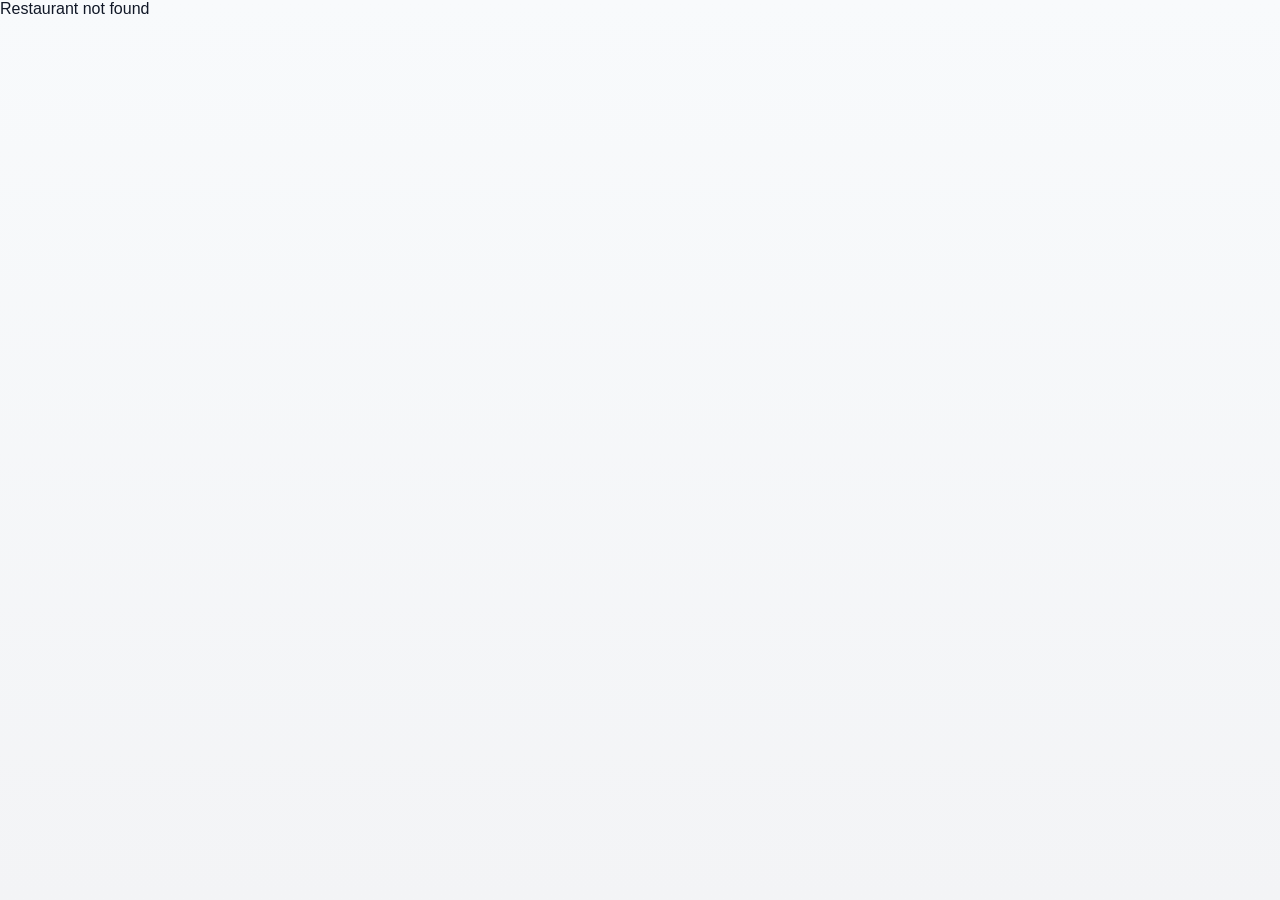
<file: details.html>
<!DOCTYPE html>
<html lang="en">
<head>
  <meta charset="UTF-8" />
  <meta name="viewport" content="width=device-width, initial-scale=1.0" />
  <title>Restaurant Details</title>
  <link rel="stylesheet" href="./styles.css" />
</head>
<body>
  <div class="page">
    <div class="topbar">
      <button id="langToggle" class="lang-toggle">中文</button>
    </div>

    <section class="hero">
      <img id="img" class="hero-image" />
      <div class="hero-content">
        <h1 id="name"></h1>
        <div class="meta-row">
          <span id="area" class="chip"></span>
          <span id="cuisine" class="chip"></span>
          <span id="price" class="chip"></span>
          <span id="score" class="chip"></span>
        </div>
        <p id="desc"></p>
      </div>
    </section>

    <div class="booking-card">
      <button id="bookBtn" class="submit-btn"></button>
      <button id="mapBtn" class="submit-btn" style="margin-top:10px;background:#374151;"></button>
    </div>
  </div>

  <script src="./restaurants.js"></script>
  <script>
    const params = new URLSearchParams(location.search);
    const rid = params.get("rid");
    const lang = params.get("lang") === "zh" ? "zh" : "en";
    const phone = params.get("phone") || "";

    const r = window.RESTAURANTS.find(x => x.id === rid);

    if (!r) {
      document.body.innerHTML = "Restaurant not found";
    }

    const isZh = lang === "zh";

    document.getElementById("name").innerText =
      isZh ? r.name : r.en_name;

    document.getElementById("area").innerText =
      isZh ? r.area : r.area_en;

    document.getElementById("cuisine").innerText =
      isZh ? r.cuisine : r.cuisine_en;

    document.getElementById("price").innerText = r.price;
    document.getElementById("score").innerText = "⭐ " + r.score;
    document.getElementById("desc").innerText =
      isZh ? r.desc : r.desc_en;

    document.getElementById("img").src = r.image_url;

    document.getElementById("bookBtn").innerText =
      isZh ? "立即訂位" : "Book Now";

    document.getElementById("mapBtn").innerText =
      isZh ? "查看地圖" : "View Map";

    document.getElementById("bookBtn").onclick = () => {
      location.href = `./?rid=${r.id}&phone=${phone}&lang=${lang}`;
    };

    document.getElementById("mapBtn").onclick = () => {
      window.open(r.map, "_blank");
    };

    document.getElementById("langToggle").onclick = () => {
      const newLang = lang === "zh" ? "en" : "zh";
      location.search = `?rid=${rid}&phone=${phone}&lang=${newLang}`;
    };
  </script>
</body>
</html>
</file>
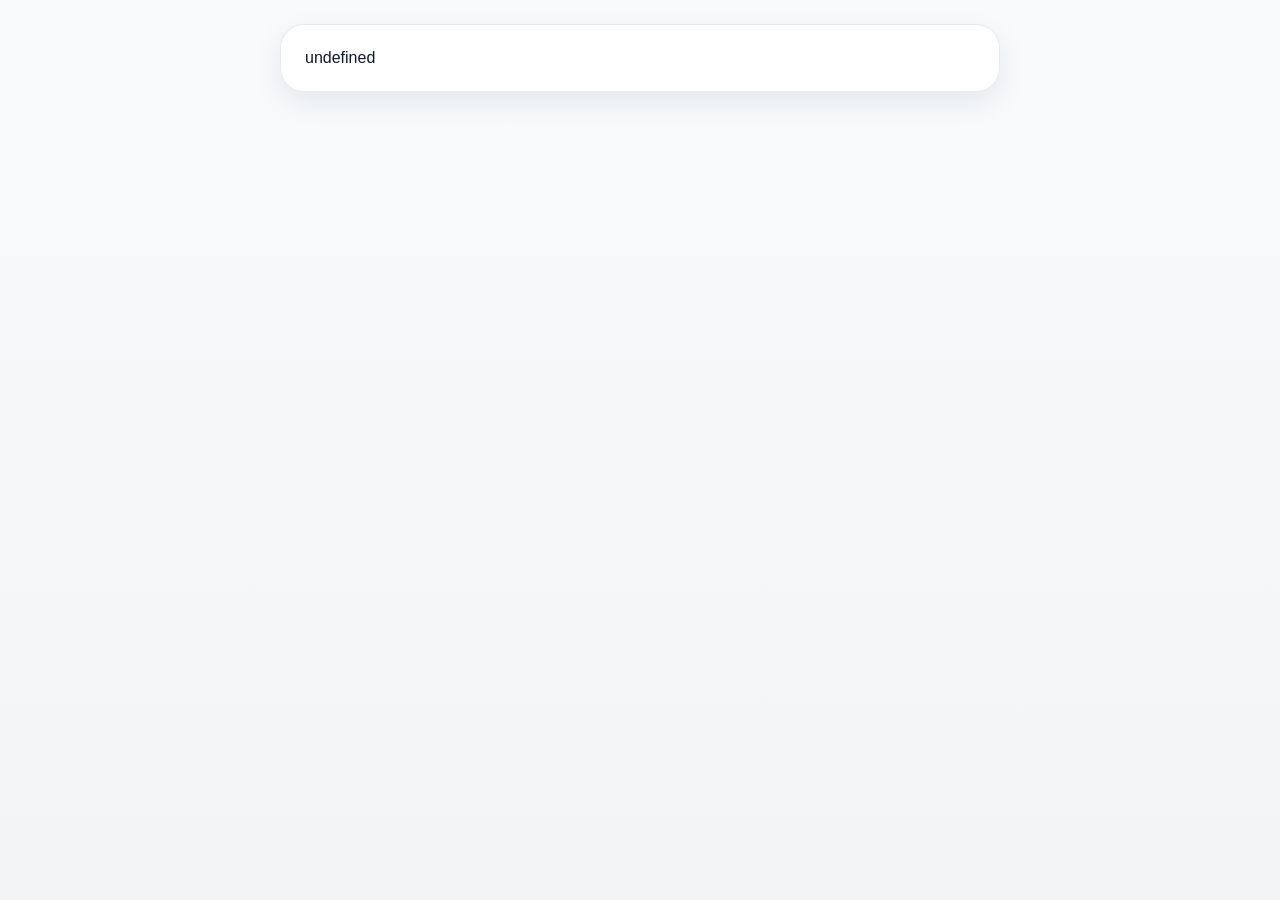
<file: queue.html>
<!DOCTYPE html>
<html lang="en">
<head>
  <meta charset="UTF-8" />
  <meta name="viewport" content="width=device-width, initial-scale=1.0, viewport-fit=cover" />
  <title>Queue</title>
  <link rel="stylesheet" href="./styles.css" />
</head>
<body>
  <div class="page">
    <div class="topbar">
      <button id="langToggle" class="lang-toggle" type="button">中文</button>
    </div>

    <section id="heroSection" class="hero">
      <img id="img" class="hero-image" alt="Restaurant image" />
      <div class="hero-content">
        <div id="eyebrow" class="eyebrow">Queue Ticket</div>
        <h1 id="name" class="restaurant-name">Loading...</h1>
        <div class="meta-row">
          <span id="area" class="chip"></span>
          <span id="cuisine" class="chip"></span>
          <span id="price" class="chip"></span>
        </div>
        <p id="desc" class="restaurant-desc"></p>
      </div>
    </section>

    <section id="queueScreen" class="booking-card">
      <h2 id="queueTitle" class="section-title">Join the queue</h2>
      <p id="queueSubtitle" class="section-subtitle">See the current queue and get a ticket.</p>

      <div class="queue-stats">
        <div class="queue-stat-card">
          <div id="currentTicketLabel" class="queue-stat-label">Current serving</div>
          <div id="currentTicketValue" class="queue-stat-value">A032</div>
        </div>
        <div class="queue-stat-card">
          <div id="waitingGroupsLabel" class="queue-stat-label">Waiting groups</div>
          <div id="waitingGroupsValue" class="queue-stat-value">8</div>
        </div>
        <div class="queue-stat-card">
          <div id="estimatedWaitLabel" class="queue-stat-label">Estimated wait</div>
          <div id="estimatedWaitValue" class="queue-stat-value">20 mins</div>
        </div>
      </div>

      <div class="form-grid">
        <div class="field">
          <label id="queueTypeLabel" for="queueType">Queue type</label>
          <select id="queueType">
            <option value="walkin">Walk-in</option>
            <option value="2p">2 people</option>
            <option value="4p">4 people</option>
            <option value="6p">6+ people</option>
          </select>
        </div>

        <div class="field">
          <label id="customerNameLabel" for="customerName">Your name</label>
          <input id="customerName" type="text" placeholder="Enter your name" />
        </div>
      </div>

      <div class="queue-notes">
        <div id="queueNotesTitle" class="queue-notes-title">Queue notes</div>
        <ul id="queueNotesList" class="queue-notes-list">
          <li>Please arrive when your number is close.</li>
          <li>Queue ticket is for demo only.</li>
          <li>Ticket may expire if you miss your turn.</li>
        </ul>
      </div>

      <div class="submit-wrap">
        <button id="joinQueueBtn" class="submit-btn" type="button">Get Queue Ticket</button>
      </div>
    </section>

    <section id="queueSuccessScreen" class="booking-card hidden">
      <div class="success-icon">🎟️</div>
      <h2 id="successTitle" class="section-title center-text">Queue ticket confirmed</h2>
      <p id="successSubtitle" class="section-subtitle center-text">Your queue ticket has been issued.</p>

      <div class="success-info">
        <div class="success-info-row">
          <span id="ticketNumberLabel">Ticket number</span>
          <strong id="ticketNumberValue">A040</strong>
        </div>
        <div class="success-info-row">
          <span id="aheadLabel">Groups ahead</span>
          <strong id="aheadValue">8</strong>
        </div>
        <div class="success-info-row">
          <span id="queueWaitLabel">Estimated wait</span>
          <strong id="queueWaitValue">20 mins</strong>
        </div>
      </div>

      <div class="success-order-block">
        <div id="queueRestaurantName" class="success-restaurant-name"></div>
        <div id="queueTypeSummary" class="success-order-items"></div>
      </div>

      <div class="cart-actions">
        <button id="doneBtn" class="submit-btn" type="button">Done</button>
      </div>
    </section>
  </div>

   <script src="https://script.google.com/macros/s/AKfycby5H_ZtpuMisSucpYiUngCd-RHS_2YlC1gPwLNYt3z9HB3TtDqqHmqkjnvtZ5ku57Pf/exec"></script>
  <script src="./queue.js"></script>
</body>
</html>
</file>
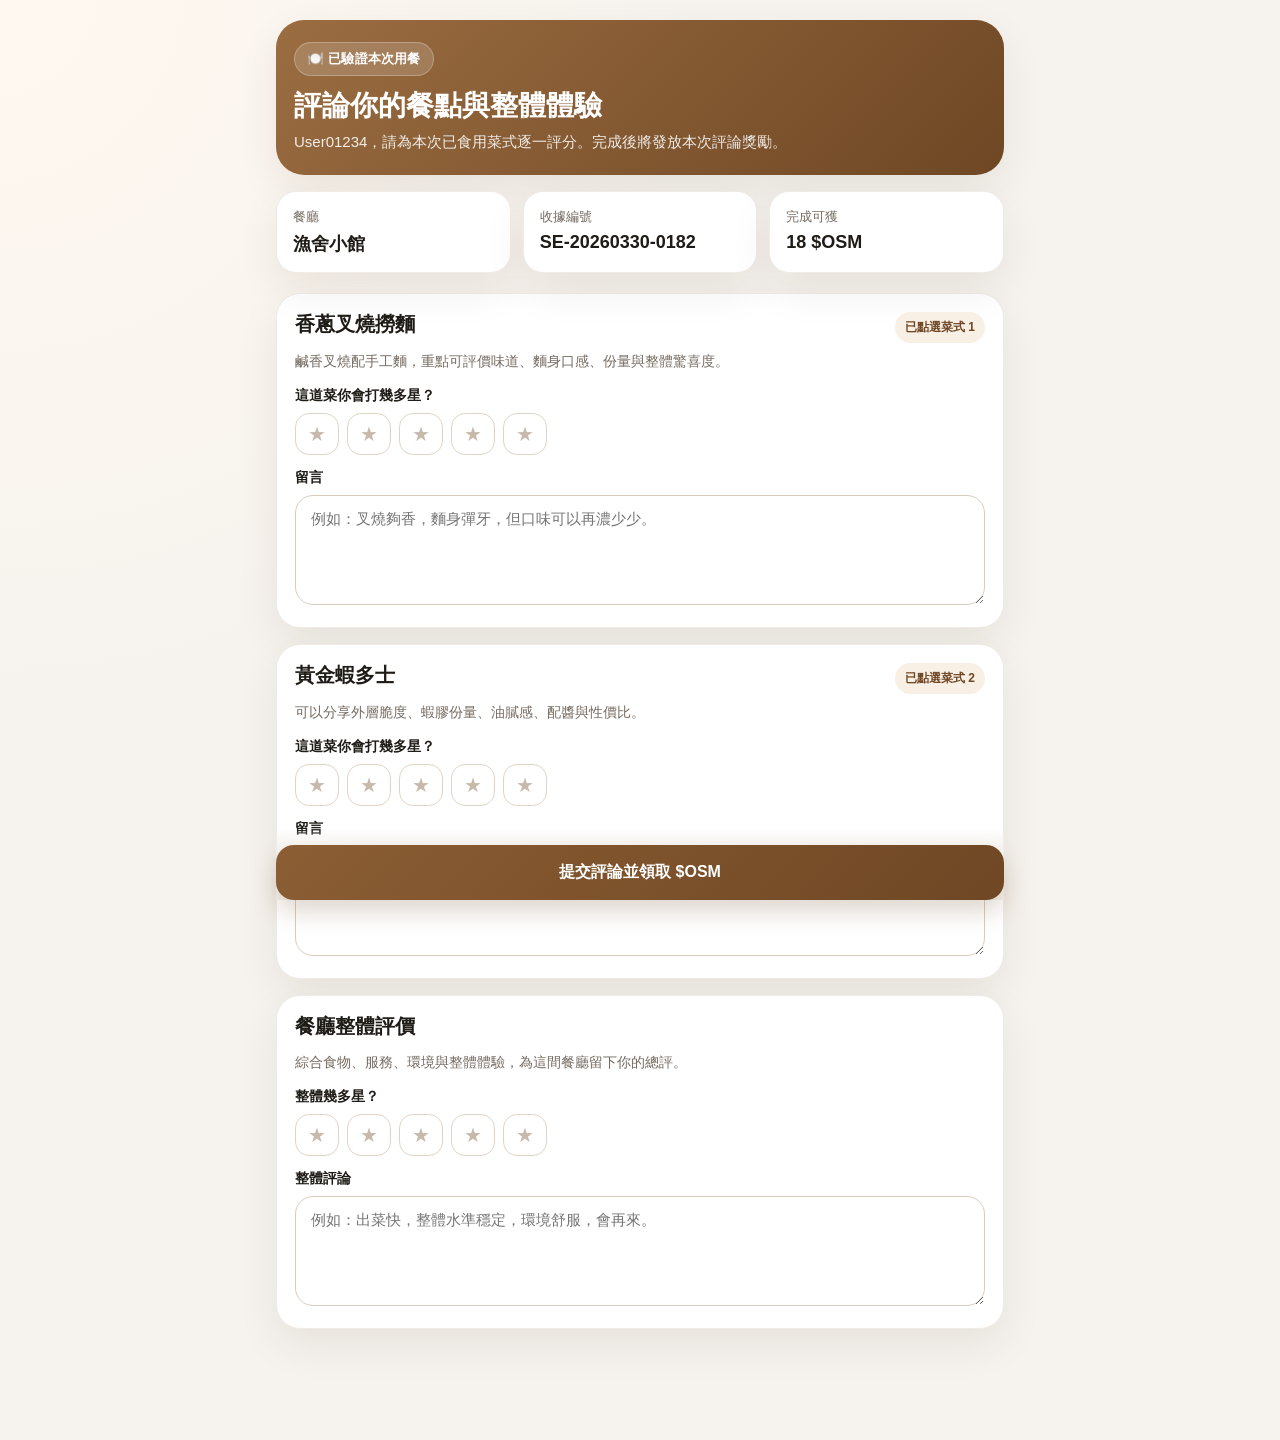
<file: sesameeats-food-review.html>
<!DOCTYPE html>
<html lang="zh-Hant">
<head>
  <meta charset="UTF-8" />
  <meta name="viewport" content="width=device-width, initial-scale=1.0" />
  <title>SesameEats｜食物評論</title>
  <style>
    :root {
      --bg: #f6f3ee;
      --card: #ffffff;
      --text: #1f1b16;
      --muted: #756b61;
      --line: #e8ddd0;
      --brand: #8b5e34;
      --brand-dark: #6f4724;
      --soft: #f8efe5;
      --star: #ffb545;
      --success-bg: #eefaf2;
      --success-border: #cce9d4;
      --shadow: 0 16px 42px rgba(45, 30, 15, 0.08);
    }

    * { box-sizing: border-box; }
    body {
      margin: 0;
      background:
        radial-gradient(circle at top left, #fff8f0 0, #f6f3ee 36%),
        linear-gradient(180deg, #f6f2ec 0%, #f1ebe1 100%);
      color: var(--text);
      font-family: -apple-system, BlinkMacSystemFont, "Segoe UI", Roboto, "Noto Sans TC", "PingFang TC", sans-serif;
    }

    .page {
      max-width: 760px;
      margin: 0 auto;
      padding: 20px 16px 40px;
    }

    .top {
      background: linear-gradient(135deg, #9b6d41 0%, #6e4724 100%);
      color: #fff;
      border-radius: 28px;
      padding: 22px 18px;
      box-shadow: var(--shadow);
      margin-bottom: 16px;
    }

    .top small {
      display: inline-block;
      padding: 7px 12px;
      border-radius: 999px;
      background: rgba(255,255,255,.16);
      border: 1px solid rgba(255,255,255,.25);
      font-weight: 700;
      letter-spacing: .2px;
    }

    h1 {
      margin: 14px 0 8px;
      font-size: 28px;
      line-height: 1.15;
    }

    .top p {
      margin: 0;
      color: rgba(255,255,255,.88);
      line-height: 1.55;
      font-size: 15px;
    }

    .summary {
      display: grid;
      grid-template-columns: repeat(3, 1fr);
      gap: 12px;
      margin: 16px 0 20px;
    }

    .stat {
      background: var(--card);
      border: 1px solid rgba(139,94,52,.12);
      border-radius: 20px;
      padding: 16px;
      box-shadow: var(--shadow);
    }

    .stat .label {
      color: var(--muted);
      font-size: 13px;
      margin-bottom: 6px;
    }

    .stat .value {
      font-size: 18px;
      font-weight: 800;
    }

    .review-card, .final-card, .success {
      background: var(--card);
      border: 1px solid rgba(139,94,52,.12);
      border-radius: 24px;
      box-shadow: var(--shadow);
    }

    .review-card {
      padding: 18px;
      margin-bottom: 16px;
    }

    .dish-head {
      display: flex;
      align-items: flex-start;
      justify-content: space-between;
      gap: 14px;
      margin-bottom: 8px;
    }

    .dish-head h2, .final-card h2 {
      margin: 0;
      font-size: 20px;
      line-height: 1.2;
    }

    .tag {
      font-size: 12px;
      font-weight: 800;
      color: var(--brand-dark);
      background: var(--soft);
      border-radius: 999px;
      padding: 7px 10px;
      white-space: nowrap;
    }

    .desc {
      color: var(--muted);
      font-size: 14px;
      line-height: 1.55;
      margin-bottom: 14px;
    }

    .section-label {
      font-size: 14px;
      font-weight: 800;
      margin-bottom: 8px;
    }

    .stars {
      display: flex;
      gap: 8px;
      flex-wrap: wrap;
      margin-bottom: 14px;
    }

    .star {
      border: 1px solid #e2d4c5;
      background: #fff;
      border-radius: 14px;
      padding: 10px 12px;
      cursor: pointer;
      font-size: 20px;
      line-height: 1;
      transition: transform .15s, border-color .15s, background .15s;
    }

    .star:hover { transform: translateY(-1px); }
    .star.active {
      background: #fff8ec;
      border-color: #ffc86f;
      box-shadow: inset 0 0 0 1px rgba(255,181,69,.12);
    }

    textarea {
      width: 100%;
      min-height: 110px;
      resize: vertical;
      border: 1px solid #d9ccbd;
      border-radius: 18px;
      padding: 14px 15px;
      font-size: 15px;
      outline: none;
      font-family: inherit;
    }

    textarea:focus {
      border-color: var(--brand);
      box-shadow: 0 0 0 4px rgba(139,94,52,.10);
    }

    .final-card {
      padding: 18px;
      margin-top: 8px;
    }

    .success {
      display: none;
      margin-top: 18px;
      padding: 18px;
      background: var(--success-bg);
      border-color: var(--success-border);
    }

    .success h3 {
      margin: 0 0 8px;
      font-size: 20px;
    }

    .success p {
      margin: 0;
      line-height: 1.6;
      color: #27543a;
    }

    .actions {
      position: sticky;
      bottom: 0;
      padding-top: 16px;
      background: linear-gradient(180deg, rgba(246,243,238,0) 0%, rgba(246,243,238,0.86) 28%, rgba(246,243,238,1) 100%);
    }

    .submit {
      width: 100%;
      border: 0;
      padding: 17px 18px;
      border-radius: 18px;
      background: linear-gradient(135deg, var(--brand) 0%, var(--brand-dark) 100%);
      color: white;
      font-size: 16px;
      font-weight: 800;
      cursor: pointer;
      box-shadow: 0 12px 24px rgba(111,71,36,.22);
    }

    .mini {
      color: var(--muted);
      text-align: center;
      font-size: 12px;
      margin-top: 10px;
    }

    @media (max-width: 640px) {
      h1 { font-size: 24px; }
      .summary { grid-template-columns: 1fr; }
    }
  </style>
</head>
<body>
  <div class="page">
    <section class="top">
      <small>🍽️ 已驗證本次用餐</small>
      <h1>評論你的餐點與整體體驗</h1>
      <p>User01234，請為本次已食用菜式逐一評分。完成後將發放本次評論獎勵。</p>
    </section>

    <section class="summary">
      <div class="stat">
        <div class="label">餐廳</div>
        <div class="value">漁舍小館</div>
      </div>
      <div class="stat">
        <div class="label">收據編號</div>
        <div class="value" id="receiptId">SE-20260330-0182</div>
      </div>
      <div class="stat">
        <div class="label">完成可獲</div>
        <div class="value">18 $OSM</div>
      </div>
    </section>

    <form id="reviewForm">
      <section class="review-card" data-dish="dish1">
        <div class="dish-head">
          <div>
            <h2>香蔥叉燒撈麵</h2>
          </div>
          <div class="tag">已點選菜式 1</div>
        </div>
        <div class="desc">鹹香叉燒配手工麵，重點可評價味道、麵身口感、份量與整體驚喜度。</div>
        <div class="section-label">這道菜你會打幾多星？</div>
        <div class="stars" data-target="dish1_rating"></div>
        <input type="hidden" name="dish1_rating" id="dish1_rating" required />
        <div class="section-label">留言</div>
        <textarea name="dish1_comment" placeholder="例如：叉燒夠香，麵身彈牙，但口味可以再濃少少。"></textarea>
      </section>

      <section class="review-card" data-dish="dish2">
        <div class="dish-head">
          <div>
            <h2>黃金蝦多士</h2>
          </div>
          <div class="tag">已點選菜式 2</div>
        </div>
        <div class="desc">可以分享外層脆度、蝦膠份量、油膩感、配醬與性價比。</div>
        <div class="section-label">這道菜你會打幾多星？</div>
        <div class="stars" data-target="dish2_rating"></div>
        <input type="hidden" name="dish2_rating" id="dish2_rating" required />
        <div class="section-label">留言</div>
        <textarea name="dish2_comment" placeholder="例如：口感幾脆，蝦味夠，但如果熱少少上枱會更好。"></textarea>
      </section>

      <section class="final-card">
        <h2>餐廳整體評價</h2>
        <p class="desc">綜合食物、服務、環境與整體體驗，為這間餐廳留下你的總評。</p>
        <div class="section-label">整體幾多星？</div>
        <div class="stars" data-target="restaurant_rating"></div>
        <input type="hidden" name="restaurant_rating" id="restaurant_rating" required />
        <div class="section-label">整體評論</div>
        <textarea name="restaurant_comment" placeholder="例如：出菜快，整體水準穩定，環境舒服，會再來。"></textarea>
      </section>

      <div class="success" id="successBox">
        <h3>✅ 評論已提交</h3>
        <p id="successText">你今次已完成評論，並獲得獎勵 18 $OSM。</p>
      </div>

      <div class="actions">
        <button class="submit" type="submit">提交評論並領取 $OSM</button>
        
      </div>
    </form>
  </div>

  <script>
    function createStars(container) {
      const targetId = container.getAttribute('data-target');
      const targetInput = document.getElementById(targetId);

      for (let i = 1; i <= 5; i++) {
        const btn = document.createElement('button');
        btn.type = 'button';
        btn.className = 'star';
        btn.dataset.value = i;
        btn.setAttribute('aria-label', `${i} 星`);
        btn.textContent = '★';

        btn.addEventListener('click', () => {
          targetInput.value = i;
          [...container.children].forEach((el, idx) => {
            el.classList.toggle('active', idx < i);
            el.style.color = idx < i ? 'var(--star)' : '#c7baab';
          });
        });

        btn.style.color = '#c7baab';
        container.appendChild(btn);
      }
    }

    document.querySelectorAll('.stars').forEach(createStars);

    const params = new URLSearchParams(window.location.search);
    const storedName = localStorage.getItem('sesame_user_name') || 'Foodie';
    const name = params.get('name') || storedName;
    const receipt = params.get('receipt') || 'SE-20260330-0182';
    const phone = params.get('phone') || localStorage.getItem('sesame_user_phone') || '';

    document.getElementById('welcomeName').textContent = name;
    document.getElementById('receiptId').textContent = receipt;

    document.getElementById('reviewForm').addEventListener('submit', function (e) {
      e.preventDefault();

      const required = ['dish1_rating', 'dish2_rating', 'restaurant_rating'];
      const missing = required.some(id => !document.getElementById(id).value);
      if (missing) {
        alert('請先為兩道菜及餐廳整體評分。');
        return;
      }

      const successBox = document.getElementById('successBox');
      const successText = document.getElementById('successText');
      successText.textContent = `${name}（${phone || '未填電話'}）已完成本次評論。獎勵：18 $OSM，收據編號：${receipt}。`;
      successBox.style.display = 'block';
      successBox.scrollIntoView({ behavior: 'smooth', block: 'center' });
    });
  </script>
</body>
</html>
</file>
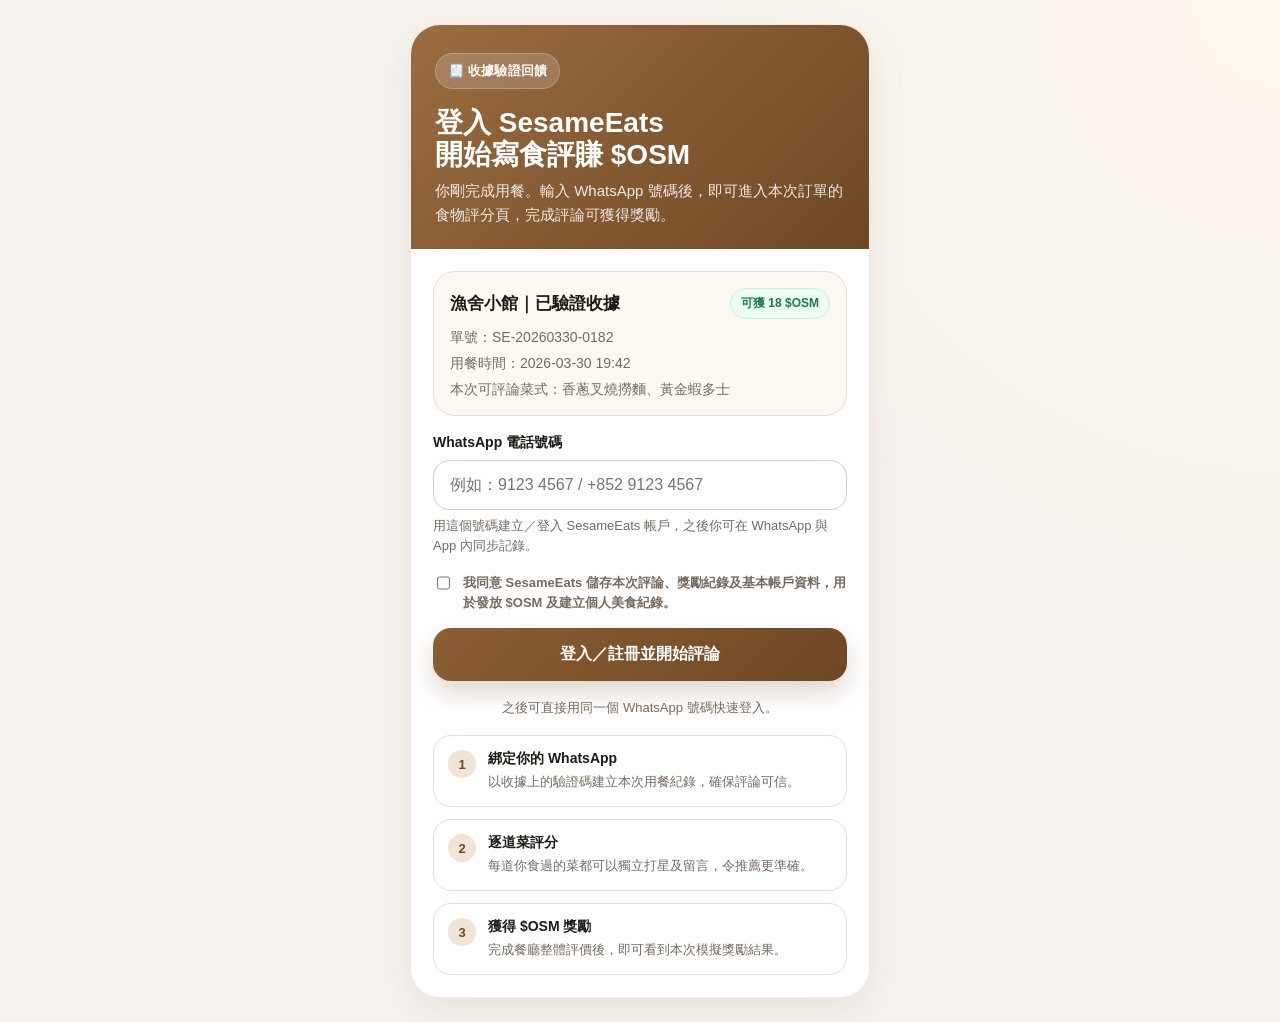
<file: sesameeats-receipt-signup.html>
<!DOCTYPE html>
<html lang="zh-Hant">
<head>
  <meta charset="UTF-8" />
  <meta name="viewport" content="width=device-width, initial-scale=1.0" />
  <title>SesameEats｜收據驗證登入</title>
  <style>
    :root {
      --bg: #f6f3ee;
      --card: #ffffff;
      --text: #1f1b16;
      --muted: #756b61;
      --line: #e7ddd1;
      --brand: #8b5e34;
      --brand-dark: #6f4724;
      --soft: #f1e5d8;
      --success: #1d7a46;
      --shadow: 0 14px 40px rgba(45, 30, 15, 0.08);
      --radius: 22px;
    }

    * { box-sizing: border-box; }

    body {
      margin: 0;
      font-family: -apple-system, BlinkMacSystemFont, "Segoe UI", Roboto, "Noto Sans TC", "PingFang TC", sans-serif;
      background:
        radial-gradient(circle at top right, #fff8ef 0, #f6f3ee 38%),
        linear-gradient(180deg, #f8f5ef 0%, #f2ece3 100%);
      color: var(--text);
    }

    .wrap {
      min-height: 100vh;
      display: grid;
      place-items: center;
      padding: 24px;
    }

    .phone {
      width: 100%;
      max-width: 460px;
    }

    .card {
      background: var(--card);
      border: 1px solid rgba(139,94,52,.12);
      border-radius: 30px;
      box-shadow: var(--shadow);
      overflow: hidden;
    }

    .hero {
      padding: 28px 24px 22px;
      background: linear-gradient(135deg, #9b6d41 0%, #6e4724 100%);
      color: white;
    }

    .badge {
      display: inline-flex;
      align-items: center;
      gap: 8px;
      background: rgba(255,255,255,.16);
      border: 1px solid rgba(255,255,255,.22);
      color: rgba(255,255,255,.95);
      border-radius: 999px;
      padding: 8px 12px;
      font-size: 13px;
      font-weight: 600;
      letter-spacing: .2px;
    }

    h1 {
      margin: 18px 0 8px;
      font-size: 28px;
      line-height: 1.15;
    }

    .hero p {
      margin: 0;
      font-size: 15px;
      line-height: 1.6;
      color: rgba(255,255,255,.88);
    }

    .body {
      padding: 22px;
    }

    .info-box {
      display: grid;
      gap: 10px;
      background: #fcf8f2;
      border: 1px solid var(--line);
      border-radius: var(--radius);
      padding: 16px;
      margin-bottom: 18px;
    }

    .info-top {
      display: flex;
      align-items: center;
      justify-content: space-between;
      gap: 12px;
      flex-wrap: wrap;
    }

    .info-title {
      font-size: 17px;
      font-weight: 700;
    }

    .pill {
      font-size: 12px;
      font-weight: 700;
      color: var(--success);
      background: #ebfff3;
      border: 1px solid #ccefd9;
      padding: 6px 10px;
      border-radius: 999px;
    }

    .meta {
      display: grid;
      gap: 8px;
      color: var(--muted);
      font-size: 14px;
    }

    form {
      display: grid;
      gap: 16px;
    }

    .field {
      display: grid;
      gap: 8px;
    }

    label {
      font-size: 14px;
      font-weight: 700;
    }

    input {
      width: 100%;
      border: 1px solid #d9ccbd;
      background: #fff;
      border-radius: 16px;
      padding: 15px 16px;
      font-size: 16px;
      outline: none;
      transition: border-color .2s, box-shadow .2s;
    }

    input:focus {
      border-color: var(--brand);
      box-shadow: 0 0 0 4px rgba(139,94,52,.10);
    }

    .helper {
      font-size: 13px;
      color: var(--muted);
      line-height: 1.5;
      margin-top: -2px;
    }

    .checkbox {
      display: flex;
      align-items: flex-start;
      gap: 10px;
      font-size: 13px;
      color: var(--muted);
      line-height: 1.5;
      margin-top: 2px;
    }

    .checkbox input {
      width: 18px;
      height: 18px;
      margin-top: 1px;
      accent-color: var(--brand);
    }

    .cta {
      border: 0;
      width: 100%;
      padding: 16px 18px;
      border-radius: 18px;
      background: linear-gradient(135deg, var(--brand) 0%, var(--brand-dark) 100%);
      color: white;
      font-size: 16px;
      font-weight: 800;
      cursor: pointer;
      box-shadow: 0 12px 24px rgba(111,71,36,.22);
    }

    .alt {
      text-align: center;
      font-size: 13px;
      color: var(--muted);
      margin-top: 2px;
    }

    .steps {
      display: grid;
      gap: 12px;
      margin-top: 18px;
    }

    .step {
      display: flex;
      gap: 12px;
      align-items: flex-start;
      background: #fff;
      border: 1px solid var(--line);
      border-radius: 18px;
      padding: 14px;
    }

    .step-no {
      flex: 0 0 28px;
      width: 28px;
      height: 28px;
      display: grid;
      place-items: center;
      border-radius: 50%;
      background: var(--soft);
      color: var(--brand-dark);
      font-weight: 800;
      font-size: 13px;
    }

    .step b {
      display: block;
      margin-bottom: 4px;
      font-size: 14px;
    }

    .step span {
      color: var(--muted);
      font-size: 13px;
      line-height: 1.45;
    }

    @media (max-width: 520px) {
      .wrap { padding: 14px; }
      .hero { padding: 24px 18px 20px; }
      .body { padding: 18px; }
      h1 { font-size: 24px; }
    }
  </style>
</head>
<body>
  <div class="wrap">
    <div class="phone">
      <div class="card">
        <section class="hero">
          <div class="badge">🧾 收據驗證回饋</div>
          <h1>登入 SesameEats<br>開始寫食評賺 $OSM</h1>
          <p>你剛完成用餐。輸入 WhatsApp 號碼後，即可進入本次訂單的食物評分頁，完成評論可獲得獎勵。</p>
        </section>

        <section class="body">
          <div class="info-box">
            <div class="info-top">
              <div class="info-title">漁舍小館｜已驗證收據</div>
              <div class="pill">可獲 18 $OSM</div>
            </div>
            <div class="meta">
              <div>單號：SE-20260330-0182</div>
              <div>用餐時間：2026-03-30 19:42</div>
              <div>本次可評論菜式：香蔥叉燒撈麵、黃金蝦多士</div>
            </div>
          </div>

          <form id="signupForm">
            <div class="field">
              <label for="phone">WhatsApp 電話號碼</label>
              <input id="phone" name="phone" type="tel" placeholder="例如：9123 4567 / +852 9123 4567" required />
              <div class="helper">用這個號碼建立／登入 SesameEats 帳戶，之後你可在 WhatsApp 與 App 內同步記錄。</div>
            </div>

            <label class="checkbox">
              <input type="checkbox" id="agree" required />
              <span>我同意 SesameEats 儲存本次評論、獎勵紀錄及基本帳戶資料，用於發放 $OSM 及建立個人美食紀錄。</span>
            </label>

            <button class="cta" type="submit">登入／註冊並開始評論</button>
            <div class="alt">之後可直接用同一個 WhatsApp 號碼快速登入。</div>
          </form>

          <div class="steps">
            <div class="step">
              <div class="step-no">1</div>
              <div><b>綁定你的 WhatsApp</b><span>以收據上的驗證碼建立本次用餐紀錄，確保評論可信。</span></div>
            </div>
            <div class="step">
              <div class="step-no">2</div>
              <div><b>逐道菜評分</b><span>每道你食過的菜都可以獨立打星及留言，令推薦更準確。</span></div>
            </div>
            <div class="step">
              <div class="step-no">3</div>
              <div><b>獲得 $OSM 獎勵</b><span>完成餐廳整體評價後，即可看到本次模擬獎勵結果。</span></div>
            </div>
          </div>
        </section>
      </div>
    </div>
  </div>

  <script>
    const form = document.getElementById('signupForm');

    form.addEventListener('submit', function (e) {
      e.preventDefault();

      const phone = document.getElementById('phone').value.trim();
      const agree = document.getElementById('agree').checked;

      if (!phone || !agree) {
        alert('請先完成所有欄位。');
        return;
      }

      localStorage.setItem('sesame_user_phone', phone);

      const params = new URLSearchParams({
        phone,
        receipt: 'SE-20260330-0182'
      });

      window.location.href = `./sesameeats-food-review.html?${params.toString()}`;
    });

    const savedPhone = localStorage.getItem('sesame_user_phone');
    if (savedPhone) document.getElementById('phone').value = savedPhone;
  </script>
</body>
</html>
</file>
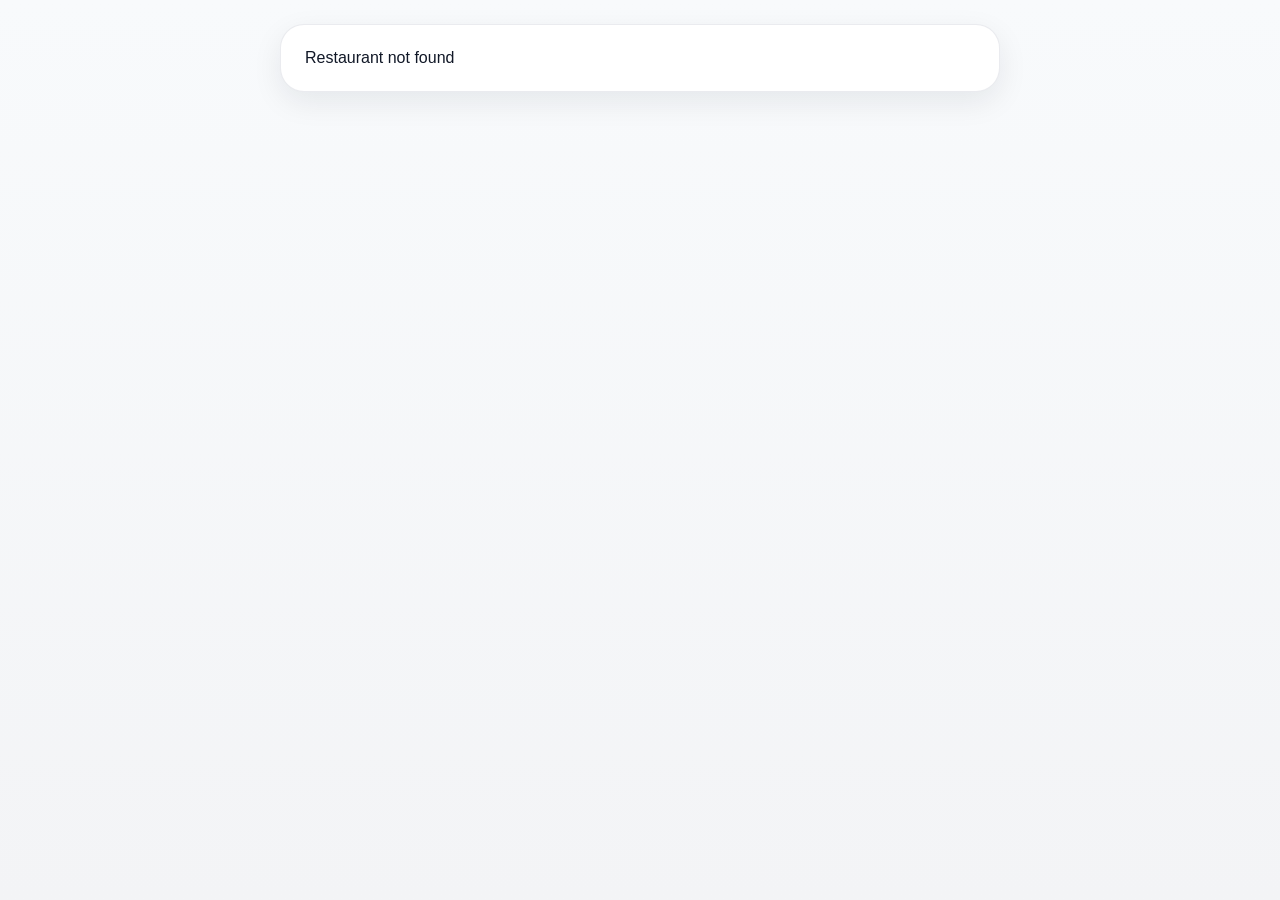
<file: takeaway.html>
<!DOCTYPE html>
<html lang="en">
<head>
  <meta charset="UTF-8" />
  <meta name="viewport" content="width=device-width, initial-scale=1.0, viewport-fit=cover" />
  <title>Takeaway</title>
  <link rel="stylesheet" href="./styles.css" />
</head>
<body>
  <div class="page">
    <div class="topbar">
      <button id="langToggle" class="lang-toggle" type="button">中文</button>
    </div>

    <!-- Restaurant Header -->
    <section id="heroSection" class="hero">
      <img id="img" class="hero-image" alt="Restaurant image" />
      <div class="hero-content">
        <div id="eyebrow" class="eyebrow">Takeaway Order</div>
        <h1 id="name" class="restaurant-name">Loading...</h1>
        <div class="meta-row">
          <span id="area" class="chip"></span>
          <span id="cuisine" class="chip"></span>
          <span id="price" class="chip"></span>
        </div>
        <p id="desc" class="restaurant-desc"></p>
      </div>
    </section>

    <!-- Screen 1: Menu -->
    <section id="menuScreen" class="booking-card">
      <h2 id="menuTitle" class="section-title">Menu</h2>
      <p id="menuSubtitle" class="section-subtitle">Choose your items for takeaway.</p>
      <div id="menuList" class="menu-list"></div>

      <div class="sticky-action">
        <div class="sticky-summary">
          <div id="stickyCount">0 items</div>
          <div id="stickyTotal">$0</div>
        </div>
        <button id="reviewCartBtn" class="submit-btn" type="button">Review Order</button>
      </div>
    </section>

    <!-- Screen 2: Cart Confirmation -->
    <section id="cartScreen" class="booking-card hidden">
      <h2 id="cartTitle" class="section-title">Order Summary</h2>
      <p id="cartSubtitle" class="section-subtitle">Review your takeaway order before payment.</p>

      <div id="cartList" class="cart-list"></div>

      <div class="summary-card">
        <div class="summary-row">
          <span id="subtotalLabel">Subtotal</span>
          <span id="subtotalValue">$0</span>
        </div>
        <div class="summary-row">
          <span id="serviceFeeLabel">Packaging fee</span>
          <span id="serviceFeeValue">$5</span>
        </div>
        <div class="summary-row total-row">
          <span id="totalLabel">Total</span>
          <span id="totalValue">$0</span>
        </div>
      </div>

      <div class="cart-actions">
        <button id="backToMenuBtn" class="secondary-btn" type="button">Back</button>
        <button id="payBtn" class="submit-btn" type="button">Pay with Apple Pay</button>
      </div>
    </section>

    <!-- Screen 3: Apple Pay Loading -->
    <section id="payingScreen" class="booking-card hidden center-screen">
      <div class="applepay-logo"> Pay</div>
      <div id="payingTitle" class="paying-title">Processing payment...</div>
      <div id="payingAmount" class="paying-amount">$0</div>
      <div class="loader large-loader"></div>
    </section>

    <!-- Screen 4: Payment Complete -->
    <section id="successScreen" class="booking-card hidden">
      <div class="success-icon">✅</div>
      <h2 id="successTitle" class="section-title center-text">Payment Complete</h2>
      <p id="successSubtitle" class="section-subtitle center-text">Your takeaway order is confirmed.</p>

      <div class="success-info">
        <div class="success-info-row">
          <span id="pickupTimeLabel">Pickup time</span>
          <strong id="pickupTimeValue">15 mins</strong>
        </div>
        <div class="success-info-row">
          <span id="pickupNumberLabel">Pickup number</span>
          <strong id="pickupNumberValue">A128</strong>
        </div>
        <div class="success-info-row">
          <span id="successTotalLabel">Paid</span>
          <strong id="successTotalValue">$0</strong>
        </div>
      </div>

      <div class="success-order-block">
        <div id="successRestaurantName" class="success-restaurant-name"></div>
        <div id="successOrderItems" class="success-order-items"></div>
      </div>

      <div class="cart-actions">
        <button id="doneBtn" class="submit-btn" type="button">Done</button>
      </div>
    </section>
  </div>

    <script src="https://script.google.com/macros/s/AKfycby5H_ZtpuMisSucpYiUngCd-RHS_2YlC1gPwLNYt3z9HB3TtDqqHmqkjnvtZ5ku57Pf/exec"></script>
  <script src="./menus.js"></script>
  <script src="./takeaway.js"></script>
</body>
</html>
</file>
<file: styles.css>
:root {
  --bg: #f5f7fb;
  --card: #ffffff;
  --text: #111827;
  --muted: #6b7280;
  --border: #e5e7eb;
  --primary: #111827;
  --primary-hover: #000000;
  --success-bg: #ecfdf5;
  --success-text: #065f46;
  --error-bg: #fef2f2;
  --error-text: #991b1b;
  --shadow: 0 10px 30px rgba(17, 24, 39, 0.08);
  --radius-xl: 24px;
  --radius-lg: 18px;
  --radius-md: 14px;
}

* {
  box-sizing: border-box;
}

html, body {
  margin: 0;
  padding: 0;
  font-family: Inter, Arial, sans-serif;
  background: linear-gradient(180deg, #f8fafc 0%, #f3f4f6 100%);
  color: var(--text);
}

body {
  min-height: 100vh;
  padding-bottom: env(safe-area-inset-bottom);
}

.page {
  max-width: 760px;
  margin: 0 auto;
  padding: 16px 16px 40px;
}

.topbar {
  display: flex;
  justify-content: flex-end;
  margin-bottom: 12px;
}

.lang-toggle {
  border: 1px solid var(--border);
  background: rgba(255, 255, 255, 0.95);
  color: var(--text);
  border-radius: 999px;
  padding: 10px 14px;
  font-size: 14px;
  font-weight: 700;
  cursor: pointer;
  box-shadow: var(--shadow);
}

.hero {
  background: var(--card);
  border: 1px solid rgba(229, 231, 235, 0.8);
  border-radius: var(--radius-xl);
  overflow: hidden;
  box-shadow: var(--shadow);
  margin-bottom: 18px;
}

.hero-image {
  width: 100%;
  height: 230px;
  object-fit: cover;
  display: block;
  background: #d1d5db;
}

.hero-content {
  padding: 18px;
}

.eyebrow {
  display: inline-flex;
  align-items: center;
  gap: 6px;
  font-size: 12px;
  font-weight: 700;
  letter-spacing: 0.04em;
  text-transform: uppercase;
  color: var(--muted);
  margin-bottom: 10px;
}

.restaurant-name {
  margin: 0 0 10px;
  font-size: 30px;
  line-height: 1.1;
  letter-spacing: -0.03em;
}

.meta-row {
  display: flex;
  flex-wrap: wrap;
  gap: 8px;
  margin-bottom: 14px;
}

.chip {
  display: inline-flex;
  align-items: center;
  padding: 8px 11px;
  border-radius: 999px;
  background: #f3f4f6;
  color: #374151;
  font-size: 13px;
  font-weight: 600;
}

.restaurant-desc {
  margin: 0;
  color: var(--muted);
  line-height: 1.6;
  font-size: 15px;
}

.booking-card {
  background: var(--card);
  border: 1px solid rgba(229, 231, 235, 0.8);
  border-radius: var(--radius-xl);
  padding: 20px;
  box-shadow: var(--shadow);
}

.section-title {
  margin: 0 0 6px;
  font-size: 24px;
  letter-spacing: -0.02em;
}

.section-subtitle {
  margin: 0 0 18px;
  color: var(--muted);
  font-size: 14px;
  line-height: 1.5;
}

.form-grid {
  display: grid;
  grid-template-columns: 1fr;
  gap: 14px;
  min-width: 0;
}

.field {
  min-width: 0;
}

label {
  display: block;
  margin-bottom: 8px;
  font-size: 14px;
  font-weight: 700;
  color: #374151;
}

input,
select,
textarea {
  display: block;
  width: 100%;
  max-width: 100%;
  min-width: 0;
  border: 1px solid var(--border);
  border-radius: var(--radius-md);
  background: #fff;
  padding: 14px 14px;
  font-size: 16px;
  color: var(--text);
  outline: none;
  transition: border-color 0.2s ease, box-shadow 0.2s ease;
}

input[type="date"],
input[type="time"],
select {
  -webkit-appearance: none;
  appearance: none;
  min-height: 48px;
}

textarea {
  min-height: 110px;
  resize: vertical;
}

input:focus,
select:focus,
textarea:focus {
  border-color: #9ca3af;
  box-shadow: 0 0 0 4px rgba(17, 24, 39, 0.06);
}

.submit-wrap {
  margin-top: 18px;
  position: sticky;
  bottom: max(12px, env(safe-area-inset-bottom));
}

.submit-btn {
  width: 100%;
  border: none;
  border-radius: 16px;
  background: var(--primary);
  color: #fff;
  padding: 15px 18px;
  font-size: 16px;
  font-weight: 700;
  cursor: pointer;
  box-shadow: 0 10px 22px rgba(17, 24, 39, 0.16);
  transition: transform 0.15s ease, background 0.2s ease, opacity 0.2s ease;
}

.submit-btn:hover {
  background: var(--primary-hover);
}

.submit-btn:active {
  transform: translateY(1px);
}

.submit-btn:disabled {
  opacity: 0.7;
  cursor: not-allowed;
}

.result {
  display: none;
  margin-top: 16px;
  padding: 14px 16px;
  border-radius: 16px;
  font-size: 15px;
  line-height: 1.5;
}

.result.success {
  display: block;
  background: var(--success-bg);
  color: var(--success-text);
  border: 1px solid #a7f3d0;
}

.result.error {
  display: block;
  background: var(--error-bg);
  color: var(--error-text);
  border: 1px solid #fecaca;
}

@media (min-width: 640px) {
  .page {
    padding: 24px 20px 48px;
  }

  .hero-content,
  .booking-card {
    padding: 24px;
  }

  .form-grid {
    grid-template-columns: 1fr 1fr;
  }

  .field.full {
    grid-column: 1 / -1;
  }
}

.menu-item {
  display: flex;
  justify-content: space-between;
  margin-bottom: 12px;
}

.menu-item button {
  padding: 6px 10px;
  margin: 0 5px;
}

.modal {
  position: fixed;
  inset: 0;
  background: rgba(0,0,0,0.6);
  display: flex;
  justify-content: center;
  align-items: center;
}

.hidden {
  display: none;
}

.modal-content {
  background: white;
  padding: 20px;
  border-radius: 16px;
  text-align: center;
  width: 90%;
  max-width: 320px;
}

.applepay-header {
  font-size: 24px;
  margin-bottom: 10px;
}

.loader {
  border: 4px solid #eee;
  border-top: 4px solid black;
  border-radius: 50%;
  width: 40px;
  height: 40px;
  animation: spin 1s linear infinite;
  margin: auto;
}

@keyframes spin {
  100% { transform: rotate(360deg); }
}

.hidden {
  display: none !important;
}

.center-text {
  text-align: center;
}

.center-screen {
  text-align: center;
  padding-top: 36px;
  padding-bottom: 36px;
}

.menu-list {
  display: grid;
  gap: 14px;
}

.menu-card {
  display: flex;
  justify-content: space-between;
  gap: 14px;
  padding: 16px;
  border: 1px solid var(--border);
  border-radius: 18px;
  background: #fff;
}

.menu-card-main {
  min-width: 0;
  flex: 1;
}

.menu-card-title {
  font-size: 17px;
  font-weight: 800;
  margin-bottom: 6px;
}

.menu-card-desc {
  color: var(--muted);
  font-size: 14px;
  line-height: 1.5;
  margin-bottom: 8px;
}

.menu-card-price {
  font-size: 15px;
  font-weight: 700;
}

.qty-control {
  display: flex;
  align-items: center;
  gap: 8px;
  flex-shrink: 0;
}

.qty-btn {
  width: 34px;
  height: 34px;
  border: 1px solid var(--border);
  background: #fff;
  border-radius: 10px;
  font-size: 20px;
  line-height: 1;
  cursor: pointer;
}

.qty-number {
  min-width: 24px;
  text-align: center;
  font-weight: 700;
}

.sticky-action {
  position: sticky;
  bottom: max(12px, env(safe-area-inset-bottom));
  display: flex;
  align-items: center;
  gap: 12px;

  padding: 12px;
  border-radius: 18px;

  background: #ffffff;
  border: 1px solid var(--border);

  box-shadow: 0 10px 25px rgba(0,0,0,0.08);
}

/* 左邊資訊 */
.sticky-summary {
  flex: 1;
  display: flex;
  flex-direction: column;
  gap: 2px;
}

/* items */
#stickyCount {
  font-size: 13px;
  color: var(--muted);
}

/* total */
#stickyTotal {
  font-size: 18px;
  font-weight: 800;
}

/* button */
#reviewCartBtn {
  width: auto;
  padding: 12px 18px;
  border-radius: 14px;
  white-space: nowrap;
}

.sticky-summary {
  flex: 1;
}

.secondary-btn {
  width: 100%;
  border: 1px solid var(--border);
  border-radius: 16px;
  background: #fff;
  color: var(--text);
  padding: 15px 18px;
  font-size: 16px;
  font-weight: 700;
  cursor: pointer;
}

.cart-list {
  display: grid;
  gap: 12px;
}

.cart-item-row {
  display: flex;
  justify-content: space-between;
  gap: 12px;
  padding: 14px 0;
  border-bottom: 1px solid var(--border);
}

.cart-item-name {
  font-weight: 700;
  margin-bottom: 4px;
}

.cart-item-qty {
  color: var(--muted);
  font-size: 14px;
}

.summary-card {
  margin-top: 16px;
  padding: 16px;
  border-radius: 18px;
  background: #f9fafb;
  border: 1px solid var(--border);
}

.summary-row {
  display: flex;
  justify-content: space-between;
  margin-bottom: 10px;
  font-size: 15px;
}

.summary-row:last-child {
  margin-bottom: 0;
}

.total-row {
  font-weight: 800;
  font-size: 17px;
  padding-top: 8px;
  border-top: 1px solid var(--border);
}

.cart-actions {
  display: grid;
  gap: 10px;
  margin-top: 18px;
}

.applepay-logo {
  font-size: 34px;
  font-weight: 800;
  margin-bottom: 10px;
}

.paying-title {
  font-size: 20px;
  font-weight: 700;
  margin-bottom: 12px;
}

.paying-amount {
  font-size: 28px;
  font-weight: 800;
  margin-bottom: 20px;
}

.large-loader {
  width: 52px;
  height: 52px;
  margin: 0 auto;
}

.loader {
  border: 4px solid #eee;
  border-top: 4px solid black;
  border-radius: 50%;
  animation: spin 1s linear infinite;
}

.success-icon {
  width: 64px;
  height: 64px;
  display: grid;
  place-items: center;
  font-size: 32px;
  margin: 0 auto 10px;
  background: #ecfdf5;
  border-radius: 999px;
}

.success-info {
  display: grid;
  gap: 12px;
  margin-top: 16px;
}

.success-info-row {
  display: flex;
  justify-content: space-between;
  gap: 12px;
  padding: 14px 16px;
  border: 1px solid var(--border);
  border-radius: 16px;
  background: #fff;
}

.success-order-block {
  margin-top: 18px;
  padding: 16px;
  border-radius: 18px;
  background: #f9fafb;
  border: 1px solid var(--border);
}

.success-restaurant-name {
  font-weight: 800;
  margin-bottom: 10px;
}

.success-order-items {
  display: grid;
  gap: 6px;
  color: var(--muted);
}

.empty-cart {
  color: var(--muted);
  text-align: center;
  padding: 20px 0;
}

@keyframes spin {
  100% {
    transform: rotate(360deg);
  }
}

@media (min-width: 640px) {
  .cart-actions {
    grid-template-columns: 1fr 1fr;
  }
}

.hidden-hero {
  display: none !important;
}

.menu-section {
  margin-bottom: 24px;
}

.menu-section-title {
  font-size: 16px;
  font-weight: 600;
  margin: 16px 0 8px;
  color: #111;
}

.queue-stats {
  display: grid;
  grid-template-columns: 1fr;
  gap: 12px;
  margin-bottom: 18px;
}

.queue-stat-card {
  border: 1px solid var(--border);
  border-radius: 18px;
  background: #fff;
  padding: 16px;
}

.queue-stat-label {
  font-size: 13px;
  color: var(--muted);
  margin-bottom: 6px;
}

.queue-stat-value {
  font-size: 24px;
  font-weight: 800;
}

.queue-notes {
  margin-top: 18px;
  padding: 16px;
  border: 1px solid var(--border);
  border-radius: 18px;
  background: #f9fafb;
}

.queue-notes-title {
  font-weight: 700;
  margin-bottom: 8px;
}

.queue-notes-list {
  margin: 0;
  padding-left: 18px;
  color: var(--muted);
  line-height: 1.6;
}

@media (min-width: 640px) {
  .queue-stats {
    grid-template-columns: repeat(3, 1fr);
  }
}
</file>
